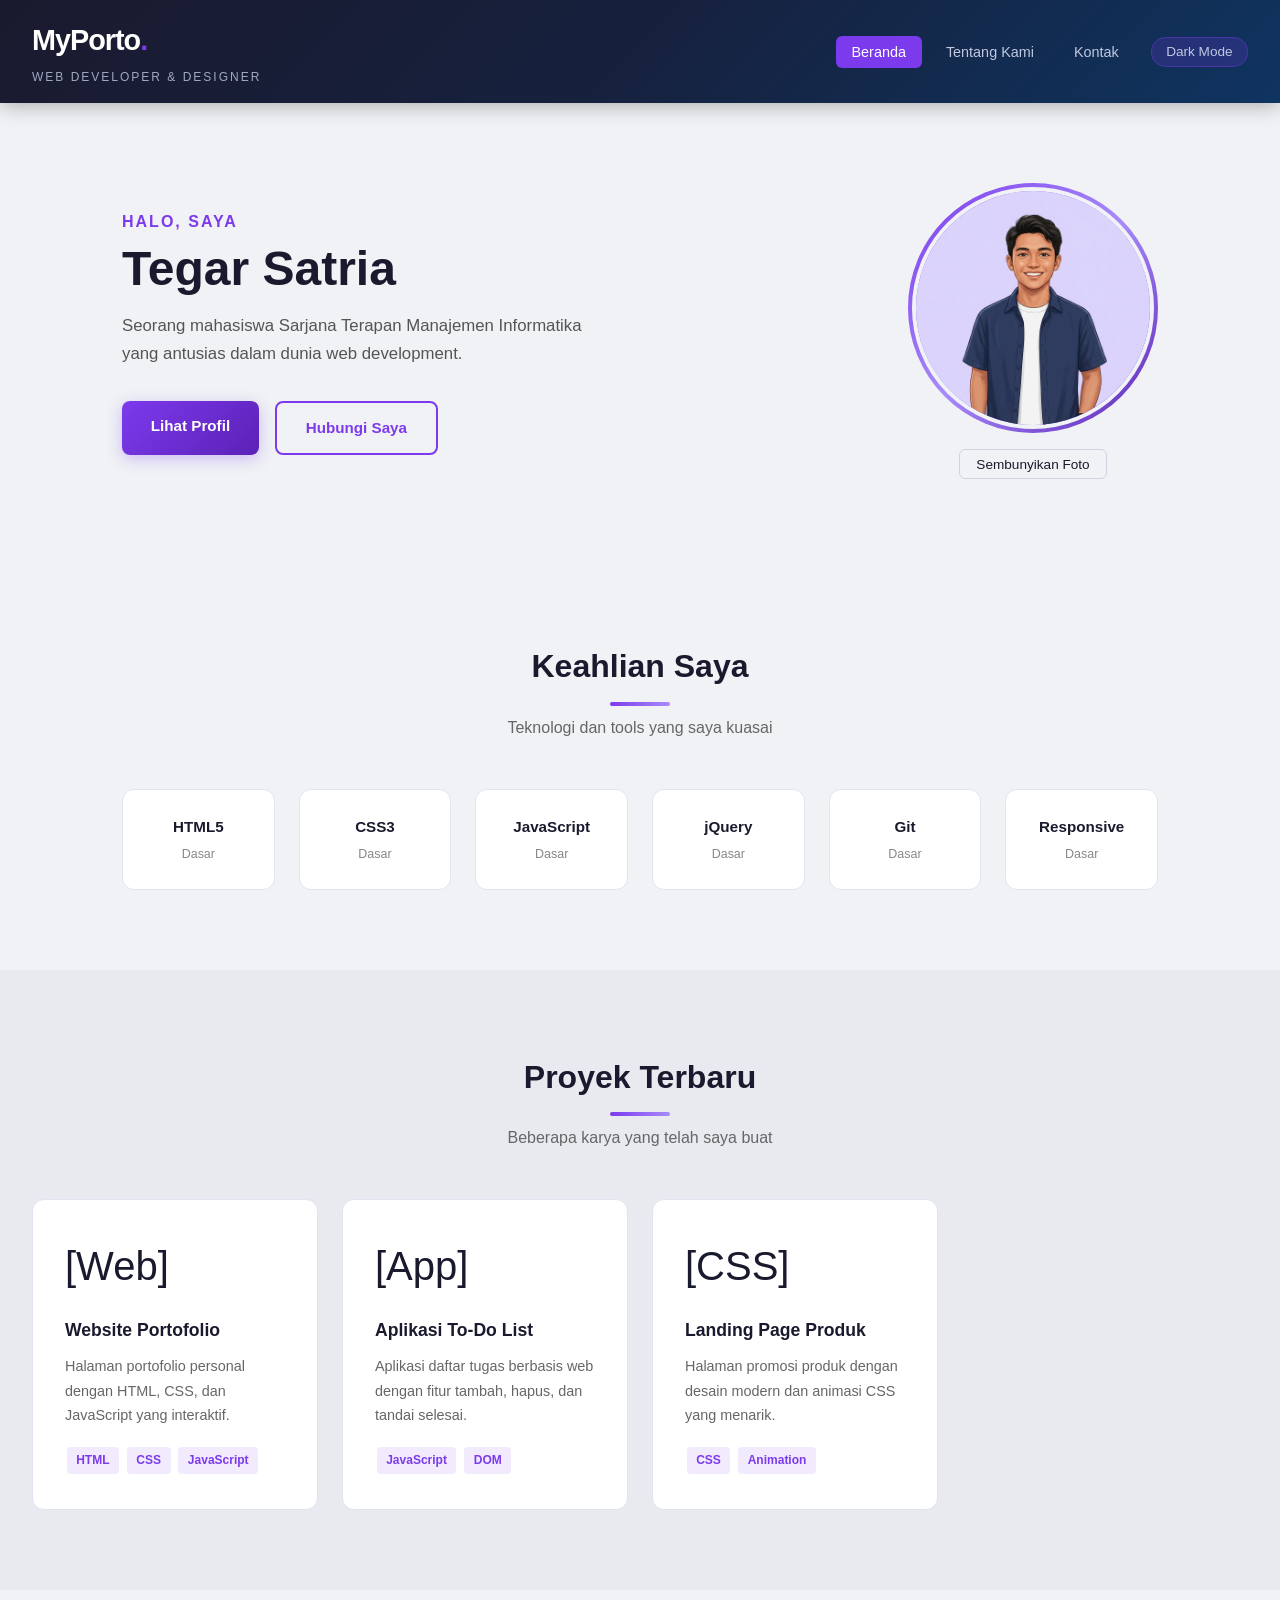
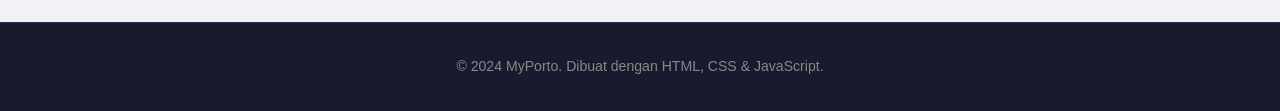
<file: index.html>
<!DOCTYPE html>
<html lang="id">
<head>
    <meta charset="UTF-8">
    <meta name="viewport" content="width=device-width, initial-scale=1.0">
    <meta name="description" content="Portofolio personal - Halaman Beranda. Website interaktif menggunakan HTML, CSS, dan JavaScript.">
    <title>Portofolio | Beranda</title>
    <link rel="stylesheet" href="style.css">
</head>
<body>

    <!-- HEADER -->
    <header id="header">
        <div class="header-content">
            <h1 class="logo">MyPorto<span class="accent">.</span></h1>
            <p class="tagline">Web Developer &amp; Designer</p>
        </div>

        <!-- NAVIGASI -->
        <nav id="navbar">
            <ul class="nav-list">
                <li><a href="index.html" class="nav-link active" id="nav-beranda">Beranda</a></li>
                <li><a href="tentang.html" class="nav-link" id="nav-tentang">Tentang Kami</a></li>
                <li><a href="kontak.html" class="nav-link" id="nav-kontak">Kontak</a></li>
            </ul>
            <!-- Tombol Dark Mode -->
            <button id="btnDarkMode" onclick="toggleDarkMode()">Dark Mode</button>
        </nav>
    </header>

    <!-- KONTEN UTAMA - BERANDA -->
    <main id="main-content">

        <!-- HERO SECTION -->
        <section id="hero" class="hero-section">
            <div class="hero-text">
                <p class="hero-sub">Halo, saya</p>
                <h2 id="hero-nama">Tegar Satria</h2>
                <p class="hero-desc" id="hero-desc">Seorang mahasiswa Sarjana Terapan Manajemen Informatika yang antusias dalam dunia web development.</p>
                <div class="hero-buttons">
                    <a href="tentang.html" class="btn-primary" id="btn-lihat-profil">Lihat Profil</a>
                    <a href="kontak.html" class="btn-secondary" id="btn-hubungi">Hubungi Saya</a>
                </div>
            </div>
            <div class="hero-image">
                <div class="avatar-ring">
                    <img src="avatar.png" alt="Foto Profil Tegar Satria" id="foto-profil" class="avatar-img">
                </div>
                <!-- Tombol sembunyikan/tampilkan foto (sesuai tugas modul JS) -->
                <div class="foto-controls">
                    <button id="btnSembunyikanFoto" onclick="sembunyikanFoto()">Sembunyikan Foto</button>
                    <button id="btnTampilkanFoto" onclick="tampilkanFoto()" style="display:none;">Tampilkan Foto</button>
                </div>
            </div>
        </section>

        <!-- SECTION KEAHLIAN -->
        <section id="keahlian" class="section">
            <h2 class="section-title">Keahlian Saya</h2>
            <p class="section-subtitle">Teknologi dan tools yang saya kuasai</p>
            <div class="skills-grid" id="skills-grid">
                <!-- Diisi oleh JavaScript (DOM Manipulation) -->
            </div>
        </section>

        <!-- SECTION PROYEK -->
        <section id="proyek" class="section section-alt">
            <h2 class="section-title">Proyek Terbaru</h2>
            <p class="section-subtitle">Beberapa karya yang telah saya buat</p>
            <div class="projects-grid">
                <div class="project-card" id="card-1">
                    <div class="project-icon">[Web]</div>
                    <h3>Website Portofolio</h3>
                    <p>Halaman portofolio personal dengan HTML, CSS, dan JavaScript yang interaktif.</p>
                    <span class="project-tag">HTML</span>
                    <span class="project-tag">CSS</span>
                    <span class="project-tag">JavaScript</span>
                </div>
                <div class="project-card" id="card-2">
                    <div class="project-icon">[App]</div>
                    <h3>Aplikasi To-Do List</h3>
                    <p>Aplikasi daftar tugas berbasis web dengan fitur tambah, hapus, dan tandai selesai.</p>
                    <span class="project-tag">JavaScript</span>
                    <span class="project-tag">DOM</span>
                </div>
                <div class="project-card" id="card-3">
                    <div class="project-icon">[CSS]</div>
                    <h3>Landing Page Produk</h3>
                    <p>Halaman promosi produk dengan desain modern dan animasi CSS yang menarik.</p>
                    <span class="project-tag">CSS</span>
                    <span class="project-tag">Animation</span>
                </div>
            </div>
        </section>

    </main>

    <!-- FOOTER -->
    <footer id="footer">
        <p>&copy; 2024 MyPorto. Dibuat dengan HTML, CSS &amp; JavaScript.</p>
    </footer>

    <script src="script.js"></script>
</body>
</html>
</file>
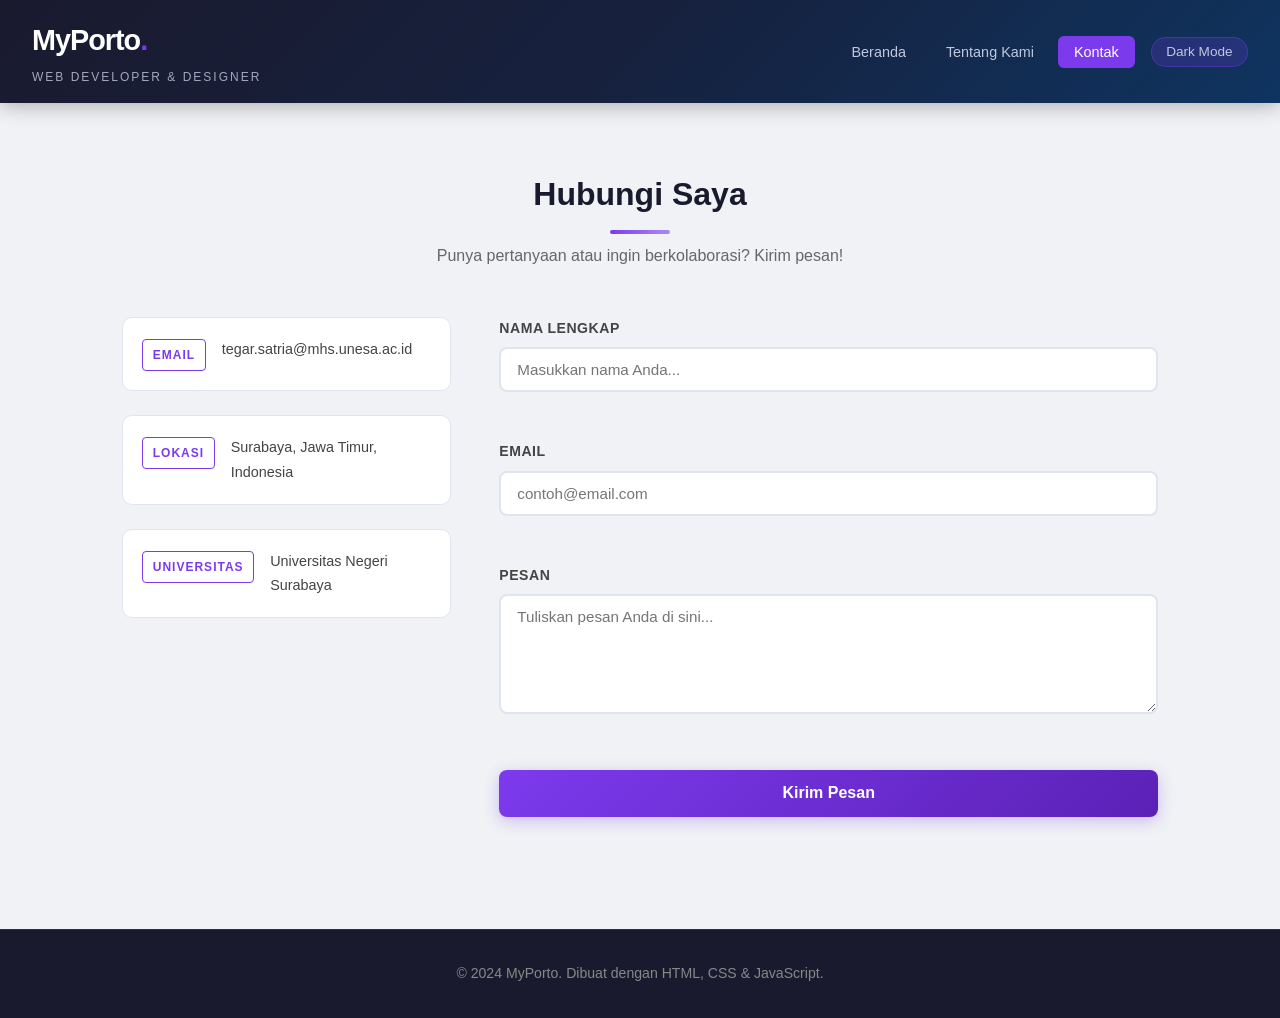
<file: kontak.html>
<!DOCTYPE html>
<html lang="id">
<head>
    <meta charset="UTF-8">
    <meta name="viewport" content="width=device-width, initial-scale=1.0">
    <meta name="description" content="Hubungi Tegar Satria - Form kontak untuk pertanyaan dan kolaborasi.">
    <title>Portofolio | Kontak</title>
    <link rel="stylesheet" href="style.css">
</head>
<body>

    <!-- HEADER -->
    <header id="header">
        <div class="header-content">
            <h1 class="logo">MyPorto<span class="accent">.</span></h1>
            <p class="tagline">Web Developer &amp; Designer</p>
        </div>

        <!-- NAVIGASI -->
        <nav id="navbar">
            <ul class="nav-list">
                <li><a href="index.html" class="nav-link" id="nav-beranda">Beranda</a></li>
                <li><a href="tentang.html" class="nav-link" id="nav-tentang">Tentang Kami</a></li>
                <li><a href="kontak.html" class="nav-link active" id="nav-kontak">Kontak</a></li>
            </ul>
            <button id="btnDarkMode" onclick="toggleDarkMode()">Dark Mode</button>
        </nav>
    </header>

    <!-- KONTEN UTAMA - KONTAK -->
    <main id="main-content">

        <!-- SECTION KONTAK -->
        <section id="kontak" class="section kontak-section">
            <h2 class="section-title">Hubungi Saya</h2>
            <p class="section-subtitle">Punya pertanyaan atau ingin berkolaborasi? Kirim pesan!</p>

            <div class="kontak-grid">

                <!-- INFO KONTAK -->
                <div class="kontak-info">
                    <div class="kontak-info-item">
                        <div class="kontak-icon-label">Email</div>
                        <div>
                            <p>tegar.satria@mhs.unesa.ac.id</p>
                        </div>
                    </div>
                    <div class="kontak-info-item">
                        <div class="kontak-icon-label">Lokasi</div>
                        <div>
                            <p>Surabaya, Jawa Timur, Indonesia</p>
                        </div>
                    </div>
                    <div class="kontak-info-item">
                        <div class="kontak-icon-label">Universitas</div>
                        <div>
                            <p>Universitas Negeri Surabaya</p>
                        </div>
                    </div>
                </div>

                <!-- FORM KONTAK (dengan validasi JavaScript) -->
                <div class="kontak-form-col">
                    <form id="formKontak" onsubmit="kirimPesan(event)" novalidate>
                        <div class="form-group">
                            <label for="inputNama">Nama Lengkap</label>
                            <input type="text" id="inputNama" name="nama" placeholder="Masukkan nama Anda...">
                            <p class="error-msg" id="errorNama"></p>
                        </div>

                        <div class="form-group">
                            <label for="inputEmail">Email</label>
                            <input type="email" id="inputEmail" name="email" placeholder="contoh@email.com">
                            <p class="error-msg" id="errorEmail"></p>
                        </div>

                        <div class="form-group">
                            <label for="inputPesan">Pesan</label>
                            <textarea id="inputPesan" name="pesan" rows="5" placeholder="Tuliskan pesan Anda di sini..."></textarea>
                            <p class="error-msg" id="errorPesan"></p>
                        </div>

                        <button type="submit" class="btn-primary btn-submit" id="btnKirim">
                            Kirim Pesan
                        </button>

                        <!-- Notifikasi sukses (ditampilkan oleh JavaScript) -->
                        <div id="notifSukses" class="notif-sukses" style="display:none;">
                            Pesan berhasil dikirim! Terima kasih, saya akan segera membalas.
                        </div>
                    </form>
                </div>
            </div>
        </section>

    </main>

    <!-- FOOTER -->
    <footer id="footer">
        <p>&copy; 2024 MyPorto. Dibuat dengan HTML, CSS &amp; JavaScript.</p>
    </footer>

    <script src="script.js"></script>
</body>
</html>
</file>
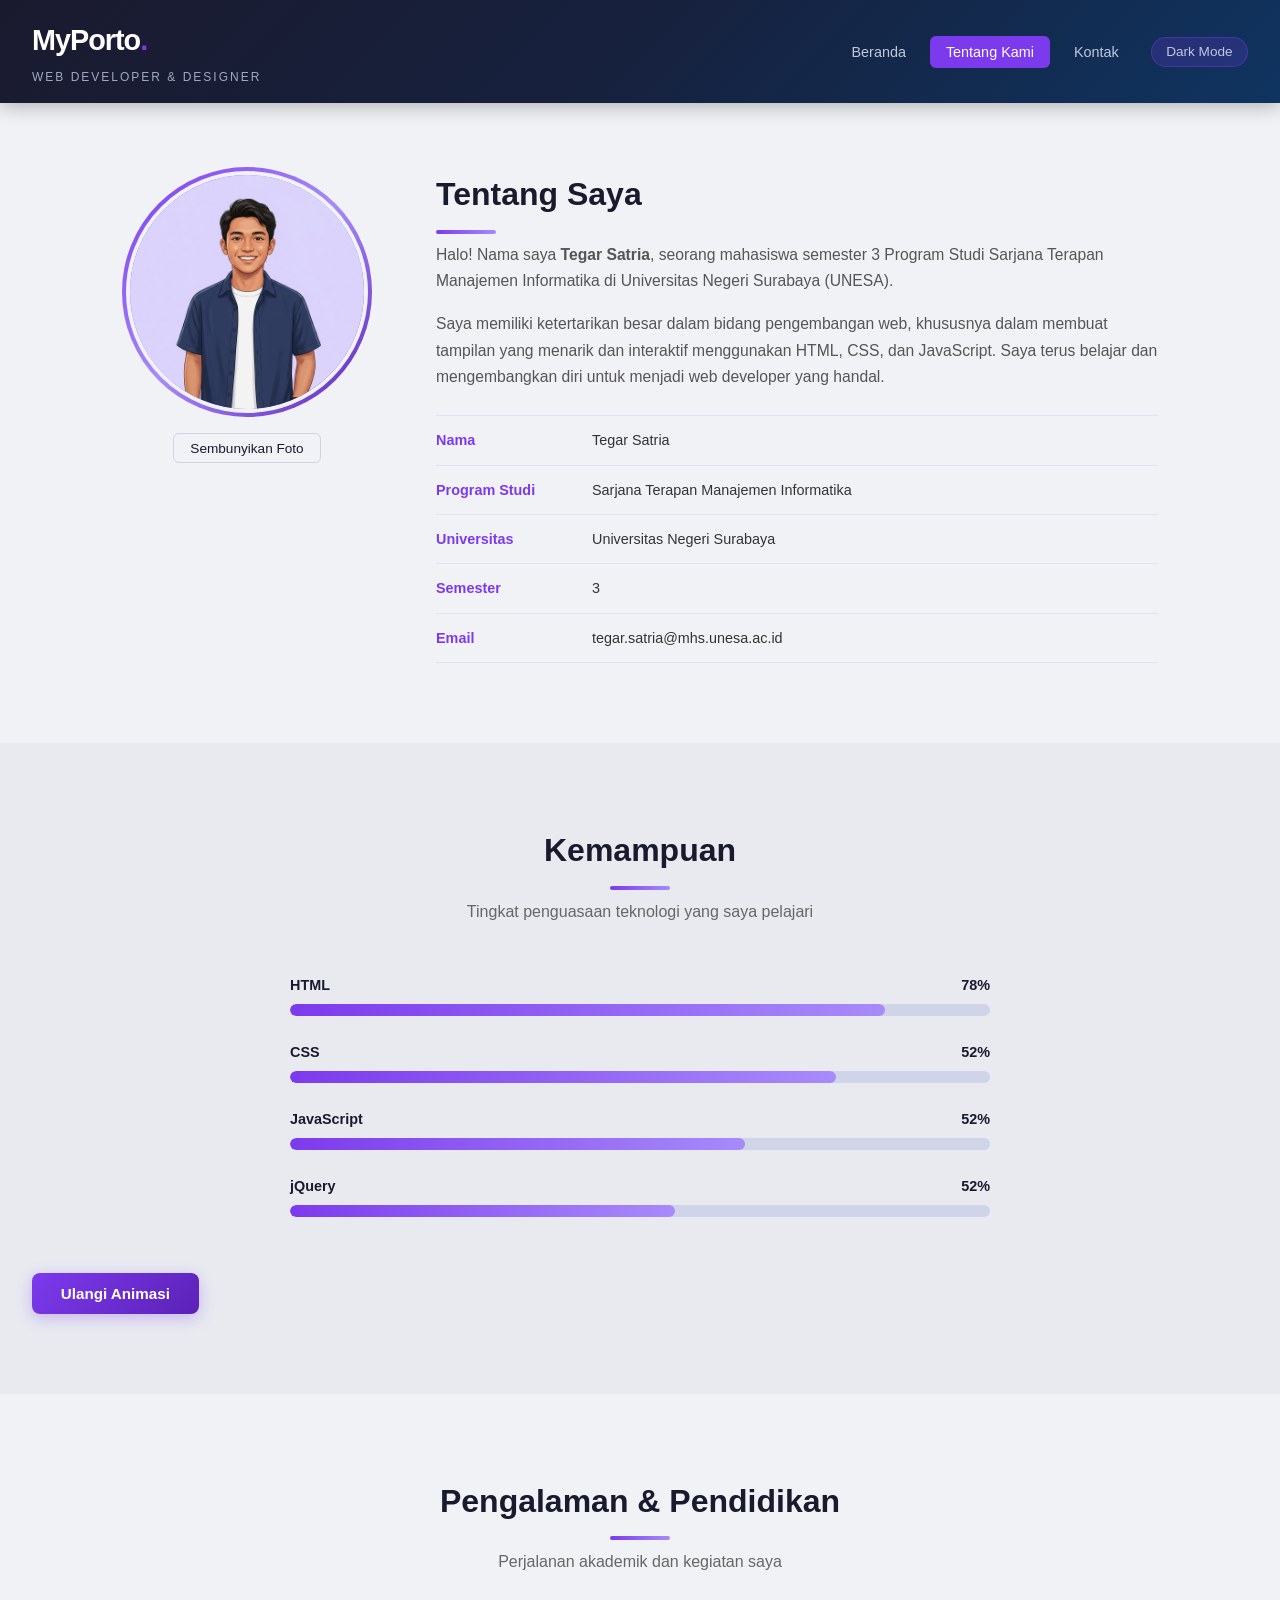
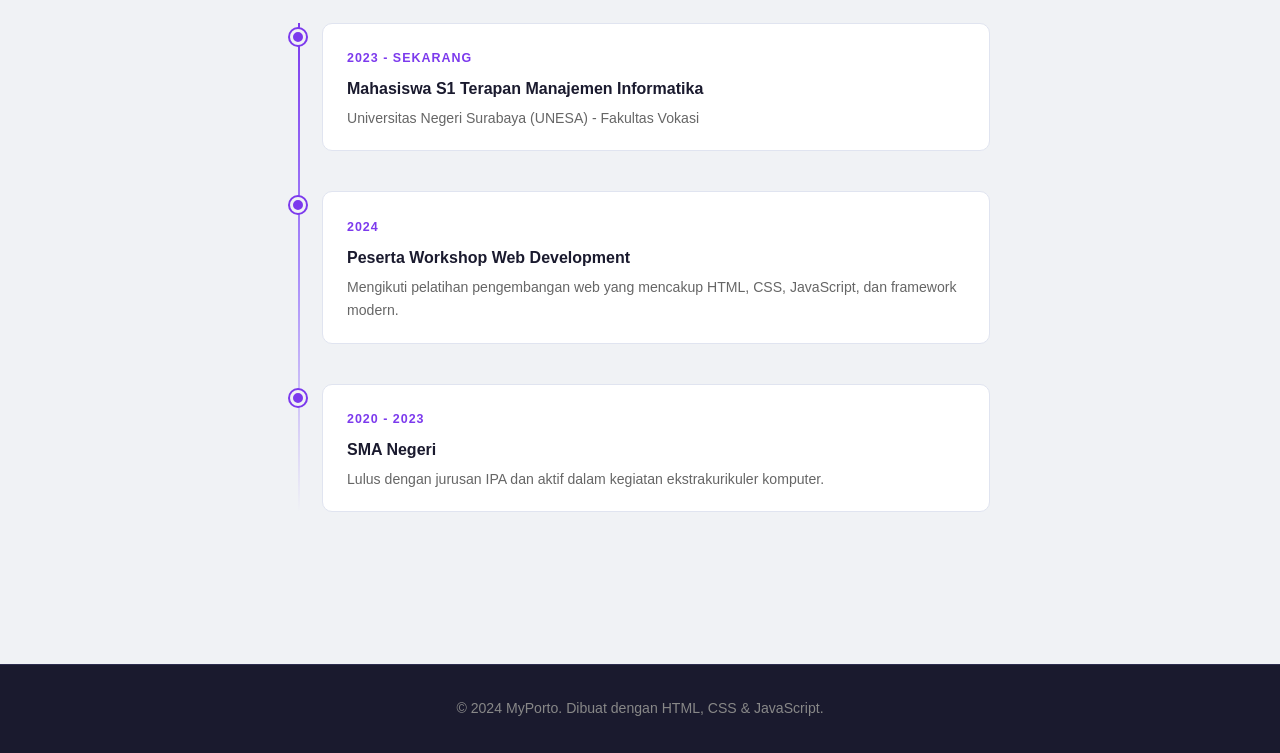
<file: tentang.html>
<!DOCTYPE html>
<html lang="id">
<head>
    <meta charset="UTF-8">
    <meta name="viewport" content="width=device-width, initial-scale=1.0">
    <meta name="description" content="Tentang Kami - Portofolio Tegar Satria, mahasiswa Manajemen Informatika UNESA.">
    <title>Portofolio | Tentang Kami</title>
    <link rel="stylesheet" href="style.css">
</head>
<body>

    <!-- HEADER -->
    <header id="header">
        <div class="header-content">
            <h1 class="logo">MyPorto<span class="accent">.</span></h1>
            <p class="tagline">Web Developer &amp; Designer</p>
        </div>

        <!-- NAVIGASI -->
        <nav id="navbar">
            <ul class="nav-list">
                <li><a href="index.html" class="nav-link" id="nav-beranda">Beranda</a></li>
                <li><a href="tentang.html" class="nav-link active" id="nav-tentang">Tentang Kami</a></li>
                <li><a href="kontak.html" class="nav-link" id="nav-kontak">Kontak</a></li>
            </ul>
            <button id="btnDarkMode" onclick="toggleDarkMode()">Dark Mode</button>
        </nav>
    </header>

    <!-- KONTEN UTAMA - TENTANG KAMI -->
    <main id="main-content">

        <!-- SECTION TENTANG -->
        <section id="tentang" class="section tentang-section">
            <div class="tentang-grid">
                <!-- Foto Profil dengan tombol sembunyikan/tampilkan -->
                <div class="tentang-foto-col">
                    <div class="avatar-ring">
                        <img src="avatar.png" alt="Foto Profil Tegar Satria" id="foto-profil" class="avatar-img">
                    </div>
                    <div class="foto-controls">
                        <button id="btnSembunyikanFoto" onclick="sembunyikanFoto()">Sembunyikan Foto</button>
                        <button id="btnTampilkanFoto" onclick="tampilkanFoto()" style="display:none;">Tampilkan Foto</button>
                    </div>
                </div>

                <!-- Info Diri -->
                <div class="tentang-info-col">
                    <h2 class="section-title left-align">Tentang Saya</h2>
                    <p class="tentang-desc">
                        Halo! Nama saya <strong>Tegar Satria</strong>, seorang mahasiswa semester 3
                        Program Studi Sarjana Terapan Manajemen Informatika di Universitas Negeri Surabaya (UNESA).
                    </p>
                    <p class="tentang-desc">
                        Saya memiliki ketertarikan besar dalam bidang pengembangan web, khususnya dalam
                        membuat tampilan yang menarik dan interaktif menggunakan HTML, CSS, dan JavaScript.
                        Saya terus belajar dan mengembangkan diri untuk menjadi web developer yang handal.
                    </p>

                    <!-- Informasi Pribadi -->
                    <div class="info-table">
                        <div class="info-row">
                            <span class="info-label">Nama</span>
                            <span class="info-value">Tegar Satria</span>
                        </div>
                        <div class="info-row">
                            <span class="info-label">Program Studi</span>
                            <span class="info-value">Sarjana Terapan Manajemen Informatika</span>
                        </div>
                        <div class="info-row">
                            <span class="info-label">Universitas</span>
                            <span class="info-value">Universitas Negeri Surabaya</span>
                        </div>
                        <div class="info-row">
                            <span class="info-label">Semester</span>
                            <span class="info-value">3</span>
                        </div>
                        <div class="info-row">
                            <span class="info-label">Email</span>
                            <span class="info-value">tegar.satria@mhs.unesa.ac.id</span>
                        </div>
                    </div>
                </div>
            </div>
        </section>

        <!-- SECTION PROGRESS BAR KEAHLIAN -->
        <section id="kemampuan" class="section section-alt">
            <h2 class="section-title">Kemampuan</h2>
            <p class="section-subtitle">Tingkat penguasaan teknologi yang saya pelajari</p>
            <div class="skills-bars" id="skills-bars">
                <div class="skill-bar-item">
                    <div class="skill-bar-label">
                        <span>HTML</span>
                        <span id="html-pct">0%</span>
                    </div>
                    <div class="skill-bar-track">
                        <div class="skill-bar-fill" id="html-bar" data-value="85"></div>
                    </div>
                </div>
                <div class="skill-bar-item">
                    <div class="skill-bar-label">
                        <span>CSS</span>
                        <span id="css-pct">0%</span>
                    </div>
                    <div class="skill-bar-track">
                        <div class="skill-bar-fill" id="css-bar" data-value="78"></div>
                    </div>
                </div>
                <div class="skill-bar-item">
                    <div class="skill-bar-label">
                        <span>JavaScript</span>
                        <span id="js-pct">0%</span>
                    </div>
                    <div class="skill-bar-track">
                        <div class="skill-bar-fill" id="js-bar" data-value="65"></div>
                    </div>
                </div>
                <div class="skill-bar-item">
                    <div class="skill-bar-label">
                        <span>jQuery</span>
                        <span id="jq-pct">0%</span>
                    </div>
                    <div class="skill-bar-track">
                        <div class="skill-bar-fill" id="jq-bar" data-value="55"></div>
                    </div>
                </div>
            </div>
            <button id="btnAnimasiBar" onclick="animasiProgressBar()" class="btn-primary" style="margin-top:2rem;">
                Jalankan Animasi
            </button>
        </section>

        <!-- SECTION PENGALAMAN -->
        <section id="pengalaman" class="section">
            <h2 class="section-title">Pengalaman &amp; Pendidikan</h2>
            <p class="section-subtitle">Perjalanan akademik dan kegiatan saya</p>
            <div class="timeline">
                <div class="timeline-item">
                    <div class="timeline-dot"></div>
                    <div class="timeline-content">
                        <span class="timeline-year">2023 - Sekarang</span>
                        <h3>Mahasiswa S1 Terapan Manajemen Informatika</h3>
                        <p>Universitas Negeri Surabaya (UNESA) - Fakultas Vokasi</p>
                    </div>
                </div>
                <div class="timeline-item">
                    <div class="timeline-dot"></div>
                    <div class="timeline-content">
                        <span class="timeline-year">2024</span>
                        <h3>Peserta Workshop Web Development</h3>
                        <p>Mengikuti pelatihan pengembangan web yang mencakup HTML, CSS, JavaScript, dan framework modern.</p>
                    </div>
                </div>
                <div class="timeline-item">
                    <div class="timeline-dot"></div>
                    <div class="timeline-content">
                        <span class="timeline-year">2020 - 2023</span>
                        <h3>SMA Negeri</h3>
                        <p>Lulus dengan jurusan IPA dan aktif dalam kegiatan ekstrakurikuler komputer.</p>
                    </div>
                </div>
            </div>
        </section>

    </main>

    <!-- FOOTER -->
    <footer id="footer">
        <p>&copy; 2024 MyPorto. Dibuat dengan HTML, CSS &amp; JavaScript.</p>
    </footer>

    <script src="script.js"></script>
</body>
</html>
</file>
<file: style.css>
/* =====================================================
   STYLE.CSS - Portofolio Website
   Materi: CSS & CSS Lanjut (Modul Pemrograman Web)
   ===================================================== */

/* â”€â”€ 1. RESET & BASE STYLES â”€â”€â”€â”€â”€â”€â”€â”€â”€â”€â”€â”€â”€â”€â”€â”€â”€â”€â”€â”€â”€â”€â”€â”€â”€â”€â”€ */
* {
    margin: 0;
    padding: 0;
    box-sizing: border-box;
}

html {
    scroll-behavior: smooth;
}

body {
    font-family: Arial, Helvetica, sans-serif;
    background-color: #f0f2f5;
    color: #1a1a2e;
    line-height: 1.7;
    transition: background-color 0.4s, color 0.4s;
}

/* â”€â”€ 2. DARK MODE â”€â”€â”€â”€â”€â”€â”€â”€â”€â”€â”€â”€â”€â”€â”€â”€â”€â”€â”€â”€â”€â”€â”€â”€â”€â”€â”€â”€â”€â”€â”€â”€â”€â”€â”€â”€â”€â”€ */
body.dark-mode {
    background-color: #0f0f1a;
    color: #e8e8f0;
}

body.dark-mode .header {
    background-color: #1a1a2e;
    border-bottom: 1px solid #2d2d4e;
}

body.dark-mode #header {
    background-color: #16213e;
    box-shadow: 0 2px 20px rgba(0, 0, 0, 0.5);
}

body.dark-mode .section-alt {
    background-color: #16213e;
}

body.dark-mode .project-card {
    background-color: #1a1a2e;
    border-color: #2d2d4e;
    color: #e8e8f0;
}

body.dark-mode .project-card h3 {
    color: #a78bfa;
}

body.dark-mode .timeline-content {
    background-color: #1a1a2e;
    border-color: #2d2d4e;
    color: #e8e8f0;
}

body.dark-mode .timeline-content h3 {
    color: #a78bfa;
}

body.dark-mode .info-row {
    border-bottom-color: #2d2d4e;
}

body.dark-mode .info-label {
    color: #a78bfa;
}

body.dark-mode .kontak-info-item {
    background-color: #1a1a2e;
    border-color: #2d2d4e;
}

body.dark-mode .kontak-info-item h3 {
    color: #a78bfa;
}

body.dark-mode input,
body.dark-mode textarea {
    background-color: #1a1a2e;
    border-color: #2d2d4e;
    color: #e8e8f0;
}

body.dark-mode input::placeholder,
body.dark-mode textarea::placeholder {
    color: #555575;
}

body.dark-mode .skill-card {
    background-color: #1a1a2e;
    border-color: #2d2d4e;
    color: #e8e8f0;
}

body.dark-mode .skill-card h3 {
    color: #a78bfa;
}

body.dark-mode #footer {
    background-color: #0f0f1a;
    border-top-color: #2d2d4e;
    color: #888;
}

/* â”€â”€ 3. HEADER â”€â”€â”€â”€â”€â”€â”€â”€â”€â”€â”€â”€â”€â”€â”€â”€â”€â”€â”€â”€â”€â”€â”€â”€â”€â”€â”€â”€â”€â”€â”€â”€â”€â”€â”€â”€â”€â”€â”€â”€â”€ */
#header {
    background: linear-gradient(135deg, #1a1a2e 0%, #16213e 50%, #0f3460 100%);
    padding: 1rem 2rem;
    position: sticky;
    top: 0;
    z-index: 100;
    box-shadow: 0 2px 20px rgba(0, 0, 0, 0.3);
    display: flex;
    align-items: center;
    justify-content: space-between;
    flex-wrap: wrap;
    gap: 1rem;
}

.header-content {
    display: flex;
    flex-direction: column;
}

.logo {
    font-size: 1.8rem;
    font-weight: 900;
    color: #ffffff;
    letter-spacing: -1px;
}

.logo .accent {
    color: #7c3aed;
}

.tagline {
    font-size: 0.75rem;
    color: #a0a8c0;
    text-transform: uppercase;
    letter-spacing: 2px;
    margin-top: 2px;
}

/* â”€â”€ 4. NAVIGASI â”€â”€â”€â”€â”€â”€â”€â”€â”€â”€â”€â”€â”€â”€â”€â”€â”€â”€â”€â”€â”€â”€â”€â”€â”€â”€â”€â”€â”€â”€â”€â”€â”€â”€â”€â”€â”€â”€â”€ */
#navbar {
    display: flex;
    align-items: center;
    gap: 1rem;
    flex-wrap: wrap;
}

.nav-list {
    list-style: none;
    display: flex;
    gap: 0.5rem;
}

.nav-link {
    text-decoration: none;
    color: #c0c8e0;
    padding: 0.5rem 1rem;
    border-radius: 6px;
    font-size: 0.9rem;
    font-weight: 500;
    transition: background-color 0.3s, color 0.3s;
}

.nav-link:hover {
    background-color: rgba(124, 58, 237, 0.2);
    color: #a78bfa;
}

.nav-link.active {
    background-color: #7c3aed;
    color: #ffffff;
}

/* â”€â”€ 5. TOMBOL DARK MODE â”€â”€â”€â”€â”€â”€â”€â”€â”€â”€â”€â”€â”€â”€â”€â”€â”€â”€â”€â”€â”€â”€â”€â”€â”€â”€â”€â”€â”€â”€â”€ */
#btnDarkMode {
    background-color: rgba(124, 58, 237, 0.2);
    color: #c0c8e0;
    border: 1px solid rgba(124, 58, 237, 0.4);
    padding: 0.4rem 0.9rem;
    border-radius: 20px;
    cursor: pointer;
    font-size: 0.85rem;
    transition: background-color 0.3s, color 0.3s, border-color 0.3s;
}

#btnDarkMode:hover {
    background-color: #7c3aed;
    color: #ffffff;
    border-color: #7c3aed;
}

/* â”€â”€ 6. SECTION UMUM â”€â”€â”€â”€â”€â”€â”€â”€â”€â”€â”€â”€â”€â”€â”€â”€â”€â”€â”€â”€â”€â”€â”€â”€â”€â”€â”€â”€â”€â”€â”€â”€â”€â”€â”€ */
.section {
    padding: 5rem 2rem;
    max-width: 1100px;
    margin: 0 auto;
}

.section-alt {
    background-color: #e8eaf0;
    max-width: 100%;
    padding: 5rem 2rem;
}

.section-alt .section {
    max-width: 1100px;
    margin: 0 auto;
    padding: 0;
}

.section-title {
    font-size: 2rem;
    font-weight: 800;
    color: #1a1a2e;
    text-align: center;
    margin-bottom: 0.5rem;
    position: relative;
}

.section-title::after {
    content: '';
    display: block;
    width: 60px;
    height: 4px;
    background: linear-gradient(90deg, #7c3aed, #a78bfa);
    border-radius: 2px;
    margin: 0.5rem auto 0;
}

.section-title.left-align {
    text-align: left;
}

.section-title.left-align::after {
    margin-left: 0;
}

.section-subtitle {
    text-align: center;
    color: #666;
    margin-bottom: 3rem;
    font-size: 1rem;
}

body.dark-mode .section-title {
    color: #e8e8f0;
}

body.dark-mode .section-subtitle {
    color: #999;
}

/* â”€â”€ 7. HERO SECTION â”€â”€â”€â”€â”€â”€â”€â”€â”€â”€â”€â”€â”€â”€â”€â”€â”€â”€â”€â”€â”€â”€â”€â”€â”€â”€â”€â”€â”€â”€â”€â”€â”€â”€â”€ */
.hero-section {
    display: flex;
    align-items: center;
    justify-content: space-between;
    padding: 5rem 2rem;
    max-width: 1100px;
    margin: 0 auto;
    gap: 3rem;
    flex-wrap: wrap;
}

.hero-text {
    flex: 1;
    min-width: 280px;
}

.hero-sub {
    font-size: 1rem;
    color: #7c3aed;
    font-weight: 600;
    text-transform: uppercase;
    letter-spacing: 2px;
    margin-bottom: 0.5rem;
}

.hero-text h2 {
    font-size: 3rem;
    font-weight: 900;
    color: #1a1a2e;
    line-height: 1.1;
    margin-bottom: 1rem;
}

body.dark-mode .hero-text h2 {
    color: #e8e8f0;
}

.hero-desc {
    color: #555;
    font-size: 1.05rem;
    margin-bottom: 2rem;
    max-width: 480px;
}

body.dark-mode .hero-desc {
    color: #aaa;
}

.hero-buttons {
    display: flex;
    gap: 1rem;
    flex-wrap: wrap;
}

/* â”€â”€ 8. TOMBOL â”€â”€â”€â”€â”€â”€â”€â”€â”€â”€â”€â”€â”€â”€â”€â”€â”€â”€â”€â”€â”€â”€â”€â”€â”€â”€â”€â”€â”€â”€â”€â”€â”€â”€â”€â”€â”€â”€â”€â”€â”€ */
.btn-primary {
    background: linear-gradient(135deg, #7c3aed, #5b21b6);
    color: #ffffff;
    padding: 0.75rem 1.8rem;
    border-radius: 8px;
    text-decoration: none;
    font-weight: 600;
    border: none;
    cursor: pointer;
    font-size: 0.95rem;
    display: inline-block;
    transition: transform 0.2s, box-shadow 0.2s;
    box-shadow: 0 4px 15px rgba(124, 58, 237, 0.3);
}

.btn-primary:hover {
    transform: translateY(-2px);
    box-shadow: 0 6px 20px rgba(124, 58, 237, 0.5);
}

.btn-secondary {
    background-color: transparent;
    color: #7c3aed;
    padding: 0.75rem 1.8rem;
    border-radius: 8px;
    text-decoration: none;
    font-weight: 600;
    border: 2px solid #7c3aed;
    cursor: pointer;
    font-size: 0.95rem;
    display: inline-block;
    transition: background-color 0.2s, color 0.2s, transform 0.2s;
}

.btn-secondary:hover {
    background-color: #7c3aed;
    color: #ffffff;
    transform: translateY(-2px);
}

/* â”€â”€ 9. FOTO PROFIL & AVATAR â”€â”€â”€â”€â”€â”€â”€â”€â”€â”€â”€â”€â”€â”€â”€â”€â”€â”€â”€â”€â”€â”€â”€â”€â”€â”€â”€ */
.hero-image {
    display: flex;
    flex-direction: column;
    align-items: center;
    gap: 1rem;
}

.avatar-ring {
    width: 250px;
    height: 250px;
    border-radius: 50%;
    background: linear-gradient(135deg, #7c3aed, #a78bfa, #5b21b6);
    padding: 4px;
    display: flex;
    align-items: center;
    justify-content: center;
}

.avatar-img {
    width: 100%;
    height: 100%;
    border-radius: 50%;
    object-fit: cover;
    border: 4px solid #f0f2f5;
    transition: opacity 0.4s;
    background-color: #d1c4e9;
}

body.dark-mode .avatar-img {
    border-color: #16213e;
}

.avatar-img.tersembunyi {
    opacity: 0;
}

/* Tombol Sembunyikan/Tampilkan Foto */
.foto-controls {
    display: flex;
    gap: 0.5rem;
    flex-wrap: wrap;
    justify-content: center;
}

#btnSembunyikanFoto,
#btnTampilkanFoto {
    background-color: #f0f2f5;
    color: #1a1a2e;
    border: 1px solid #d0d4e0;
    padding: 0.4rem 1rem;
    border-radius: 6px;
    cursor: pointer;
    font-size: 0.85rem;
    transition: background-color 0.2s, transform 0.2s;
}

#btnSembunyikanFoto:hover,
#btnTampilkanFoto:hover {
    background-color: #7c3aed;
    color: #fff;
    border-color: #7c3aed;
    transform: scale(1.03);
}

body.dark-mode #btnSembunyikanFoto,
body.dark-mode #btnTampilkanFoto {
    background-color: #1a1a2e;
    color: #e8e8f0;
    border-color: #2d2d4e;
}

/* â”€â”€ 10. SKILLS GRID (di Beranda) â”€â”€â”€â”€â”€â”€â”€â”€â”€â”€â”€â”€â”€â”€â”€â”€â”€â”€â”€â”€â”€â”€ */
.skills-grid {
    display: grid;
    grid-template-columns: repeat(auto-fill, minmax(150px, 1fr));
    gap: 1.5rem;
}

.skill-card {
    background-color: #ffffff;
    border: 1px solid #e0e4f0;
    border-radius: 12px;
    padding: 1.5rem 1rem;
    text-align: center;
    transition: transform 0.3s, box-shadow 0.3s;
    cursor: default;
}

.skill-card:hover {
    transform: translateY(-6px);
    box-shadow: 0 10px 25px rgba(124, 58, 237, 0.15);
}

.skill-icon {
    font-size: 2.5rem;
    margin-bottom: 0.5rem;
    display: block;
}

.skill-card h3 {
    font-size: 0.95rem;
    font-weight: 700;
    color: #1a1a2e;
}

.skill-card p {
    font-size: 0.78rem;
    color: #888;
    margin-top: 0.25rem;
}

/* â”€â”€ 11. PROYEK CARDS â”€â”€â”€â”€â”€â”€â”€â”€â”€â”€â”€â”€â”€â”€â”€â”€â”€â”€â”€â”€â”€â”€â”€â”€â”€â”€â”€â”€â”€â”€â”€â”€â”€â”€ */
.projects-grid {
    display: grid;
    grid-template-columns: repeat(auto-fill, minmax(280px, 1fr));
    gap: 1.5rem;
}

.project-card {
    background-color: #ffffff;
    border: 1px solid #e0e4f0;
    border-radius: 12px;
    padding: 2rem;
    transition: transform 0.3s, box-shadow 0.3s;
}

.project-card:hover {
    transform: translateY(-6px);
    box-shadow: 0 10px 30px rgba(124, 58, 237, 0.15);
}

.project-icon {
    font-size: 2.5rem;
    margin-bottom: 1rem;
}

.project-card h3 {
    font-size: 1.1rem;
    font-weight: 700;
    color: #1a1a2e;
    margin-bottom: 0.5rem;
}

.project-card p {
    color: #666;
    font-size: 0.9rem;
    margin-bottom: 1rem;
}

.project-tag {
    display: inline-block;
    background-color: rgba(124, 58, 237, 0.1);
    color: #7c3aed;
    padding: 0.2rem 0.6rem;
    border-radius: 4px;
    font-size: 0.75rem;
    font-weight: 600;
    margin: 0.2rem 0.1rem;
}

/* â”€â”€ 12. TENTANG SECTION â”€â”€â”€â”€â”€â”€â”€â”€â”€â”€â”€â”€â”€â”€â”€â”€â”€â”€â”€â”€â”€â”€â”€â”€â”€â”€â”€â”€â”€â”€â”€ */
.tentang-section {
    padding-top: 4rem;
}

.tentang-grid {
    display: grid;
    grid-template-columns: auto 1fr;
    gap: 4rem;
    align-items: start;
    flex-wrap: wrap;
}

.tentang-foto-col {
    display: flex;
    flex-direction: column;
    align-items: center;
    gap: 1rem;
}

.tentang-desc {
    color: #555;
    margin-bottom: 1rem;
    font-size: 0.98rem;
}

body.dark-mode .tentang-desc {
    color: #aaa;
}

.info-table {
    margin-top: 1.5rem;
    border-top: 1px solid #e0e4f0;
}

.info-row {
    display: flex;
    padding: 0.75rem 0;
    border-bottom: 1px solid #e0e4f0;
    gap: 1rem;
    font-size: 0.9rem;
}

.info-label {
    min-width: 140px;
    font-weight: 700;
    color: #7c3aed;
}

.info-value {
    color: #333;
}

body.dark-mode .info-value {
    color: #ccc;
}

/* â”€â”€ 13. SKILL BARS (Progress Bar) â”€â”€â”€â”€â”€â”€â”€â”€â”€â”€â”€â”€â”€â”€â”€â”€â”€â”€â”€â”€â”€ */
.section-alt .skills-bars {
    max-width: 700px;
    margin: 0 auto;
}

.skills-bars {
    max-width: 700px;
    margin: 0 auto;
}

.skill-bar-item {
    margin-bottom: 1.5rem;
}

.skill-bar-label {
    display: flex;
    justify-content: space-between;
    font-size: 0.9rem;
    font-weight: 600;
    margin-bottom: 0.4rem;
    color: #1a1a2e;
}

body.dark-mode .skill-bar-label {
    color: #e8e8f0;
}

.skill-bar-track {
    background-color: #d0d4e8;
    border-radius: 20px;
    height: 12px;
    overflow: hidden;
}

body.dark-mode .skill-bar-track {
    background-color: #2d2d4e;
}

.skill-bar-fill {
    height: 100%;
    width: 0%;
    background: linear-gradient(90deg, #7c3aed, #a78bfa);
    border-radius: 20px;
    transition: width 1.2s ease-in-out;
}

/* â”€â”€ 14. TIMELINE â”€â”€â”€â”€â”€â”€â”€â”€â”€â”€â”€â”€â”€â”€â”€â”€â”€â”€â”€â”€â”€â”€â”€â”€â”€â”€â”€â”€â”€â”€â”€â”€â”€â”€â”€â”€â”€â”€ */
.timeline {
    position: relative;
    padding-left: 2rem;
    max-width: 700px;
    margin: 0 auto;
}

.timeline::before {
    content: '';
    position: absolute;
    left: 8px;
    top: 0;
    bottom: 0;
    width: 2px;
    background: linear-gradient(180deg, #7c3aed, #a78bfa, transparent);
}

.timeline-item {
    position: relative;
    margin-bottom: 2.5rem;
}

.timeline-dot {
    position: absolute;
    left: -2rem;
    top: 6px;
    width: 16px;
    height: 16px;
    border-radius: 50%;
    background-color: #7c3aed;
    border: 3px solid #f0f2f5;
    box-shadow: 0 0 0 2px #7c3aed;
}

body.dark-mode .timeline-dot {
    border-color: #0f0f1a;
}

.timeline-content {
    background-color: #ffffff;
    border: 1px solid #e0e4f0;
    border-radius: 10px;
    padding: 1.2rem 1.5rem;
}

.timeline-year {
    font-size: 0.78rem;
    color: #7c3aed;
    font-weight: 700;
    text-transform: uppercase;
    letter-spacing: 1px;
}

.timeline-content h3 {
    font-size: 1rem;
    font-weight: 700;
    color: #1a1a2e;
    margin: 0.3rem 0;
}

.timeline-content p {
    font-size: 0.88rem;
    color: #666;
}

body.dark-mode .timeline-content p {
    color: #999;
}

/* â”€â”€ 15. KONTAK SECTION â”€â”€â”€â”€â”€â”€â”€â”€â”€â”€â”€â”€â”€â”€â”€â”€â”€â”€â”€â”€â”€â”€â”€â”€â”€â”€â”€â”€â”€â”€â”€â”€ */
.kontak-section {
    padding-top: 4rem;
}

.kontak-grid {
    display: grid;
    grid-template-columns: 1fr 2fr;
    gap: 3rem;
    flex-wrap: wrap;
}

.kontak-info {
    display: flex;
    flex-direction: column;
    gap: 1.5rem;
}

.kontak-info-item {
    display: flex;
    align-items: flex-start;
    gap: 1rem;
    background-color: #ffffff;
    border: 1px solid #e0e4f0;
    border-radius: 10px;
    padding: 1.2rem;
    transition: transform 0.2s;
}

.kontak-info-item:hover {
    transform: translateX(5px);
}

.kontak-icon-label {
    font-size: 0.75rem;
    font-weight: 800;
    color: #7c3aed;
    text-transform: uppercase;
    letter-spacing: 1px;
    padding: 0.3rem 0.6rem;
    border: 1px solid #7c3aed;
    border-radius: 4px;
    white-space: nowrap;
    align-self: flex-start;
    margin-top: 2px;
}

.kontak-info-item h3 {
    font-size: 0.85rem;
    font-weight: 700;
    color: #7c3aed;
    margin-bottom: 0.2rem;
    text-transform: uppercase;
    letter-spacing: 1px;
}

.kontak-info-item p {
    font-size: 0.9rem;
    color: #444;
}

body.dark-mode .kontak-info-item p {
    color: #aaa;
}

/* â”€â”€ 16. FORM â”€â”€â”€â”€â”€â”€â”€â”€â”€â”€â”€â”€â”€â”€â”€â”€â”€â”€â”€â”€â”€â”€â”€â”€â”€â”€â”€â”€â”€â”€â”€â”€â”€â”€â”€â”€â”€â”€â”€â”€â”€â”€ */
.form-group {
    margin-bottom: 1.5rem;
}

.form-group label {
    display: block;
    font-size: 0.88rem;
    font-weight: 700;
    color: #444;
    margin-bottom: 0.4rem;
    text-transform: uppercase;
    letter-spacing: 0.5px;
}

body.dark-mode .form-group label {
    color: #aaa;
}

input,
textarea {
    width: 100%;
    padding: 0.75rem 1rem;
    border: 2px solid #e0e4f0;
    border-radius: 8px;
    font-size: 0.95rem;
    font-family: Arial, Helvetica, sans-serif;
    background-color: #ffffff;
    color: #1a1a2e;
    transition: border-color 0.3s, box-shadow 0.3s;
    outline: none;
}

input:focus,
textarea:focus {
    border-color: #7c3aed;
    box-shadow: 0 0 0 3px rgba(124, 58, 237, 0.15);
}

input.input-error,
textarea.input-error {
    border-color: #dc2626;
}

textarea {
    resize: vertical;
    min-height: 120px;
}

.error-msg {
    color: #dc2626;
    font-size: 0.82rem;
    margin-top: 0.3rem;
    min-height: 1.2rem;
}

.btn-submit {
    width: 100%;
    padding: 0.9rem;
    font-size: 1rem;
}

/* â”€â”€ 17. NOTIFIKASI SUKSES â”€â”€â”€â”€â”€â”€â”€â”€â”€â”€â”€â”€â”€â”€â”€â”€â”€â”€â”€â”€â”€â”€â”€â”€â”€â”€â”€â”€â”€ */
.notif-sukses {
    margin-top: 1.5rem;
    background-color: #d1fae5;
    color: #065f46;
    border: 1px solid #6ee7b7;
    border-radius: 8px;
    padding: 1rem 1.5rem;
    font-size: 0.95rem;
    font-weight: 500;
}

body.dark-mode .notif-sukses {
    background-color: #064e3b;
    color: #6ee7b7;
    border-color: #065f46;
}

/* â”€â”€ 18. FOOTER â”€â”€â”€â”€â”€â”€â”€â”€â”€â”€â”€â”€â”€â”€â”€â”€â”€â”€â”€â”€â”€â”€â”€â”€â”€â”€â”€â”€â”€â”€â”€â”€â”€â”€â”€â”€â”€â”€â”€â”€ */
#footer {
    text-align: center;
    padding: 2rem;
    background-color: #1a1a2e;
    color: #888;
    font-size: 0.88rem;
    border-top: 1px solid #2d2d4e;
    margin-top: 2rem;
}

/* â”€â”€ 19. RESPONSIVE â”€â”€â”€â”€â”€â”€â”€â”€â”€â”€â”€â”€â”€â”€â”€â”€â”€â”€â”€â”€â”€â”€â”€â”€â”€â”€â”€â”€â”€â”€â”€â”€â”€â”€â”€â”€ */
@media (max-width: 768px) {
    #header {
        flex-direction: column;
        align-items: flex-start;
    }

    .hero-section {
        flex-direction: column-reverse;
        text-align: center;
    }

    .hero-text h2 {
        font-size: 2rem;
    }

    .hero-desc {
        max-width: 100%;
    }

    .hero-buttons {
        justify-content: center;
    }

    .tentang-grid {
        grid-template-columns: 1fr;
        gap: 2rem;
    }

    .kontak-grid {
        grid-template-columns: 1fr;
    }

    .section-title {
        font-size: 1.5rem;
    }
}

@media (max-width: 480px) {
    .nav-list {
        flex-direction: column;
        gap: 0.25rem;
    }

    .hero-text h2 {
        font-size: 1.7rem;
    }
}
</file>
